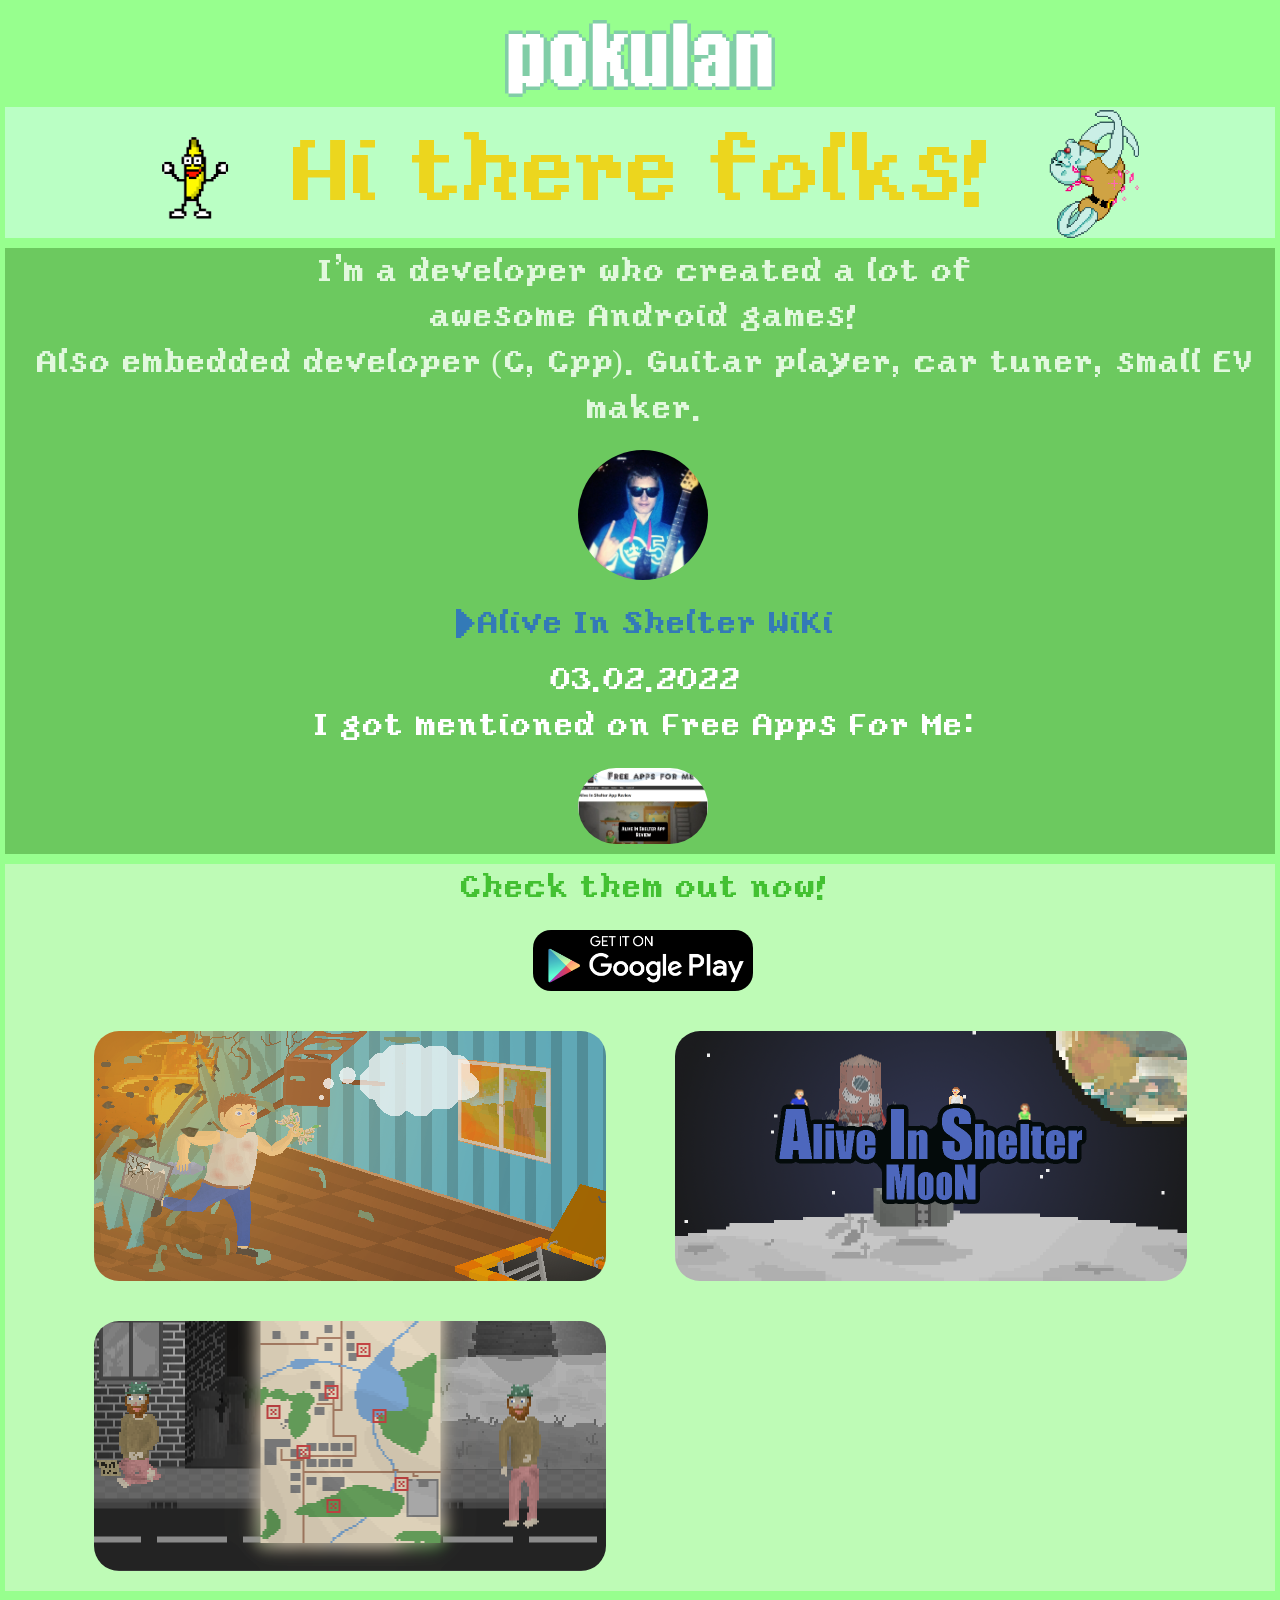
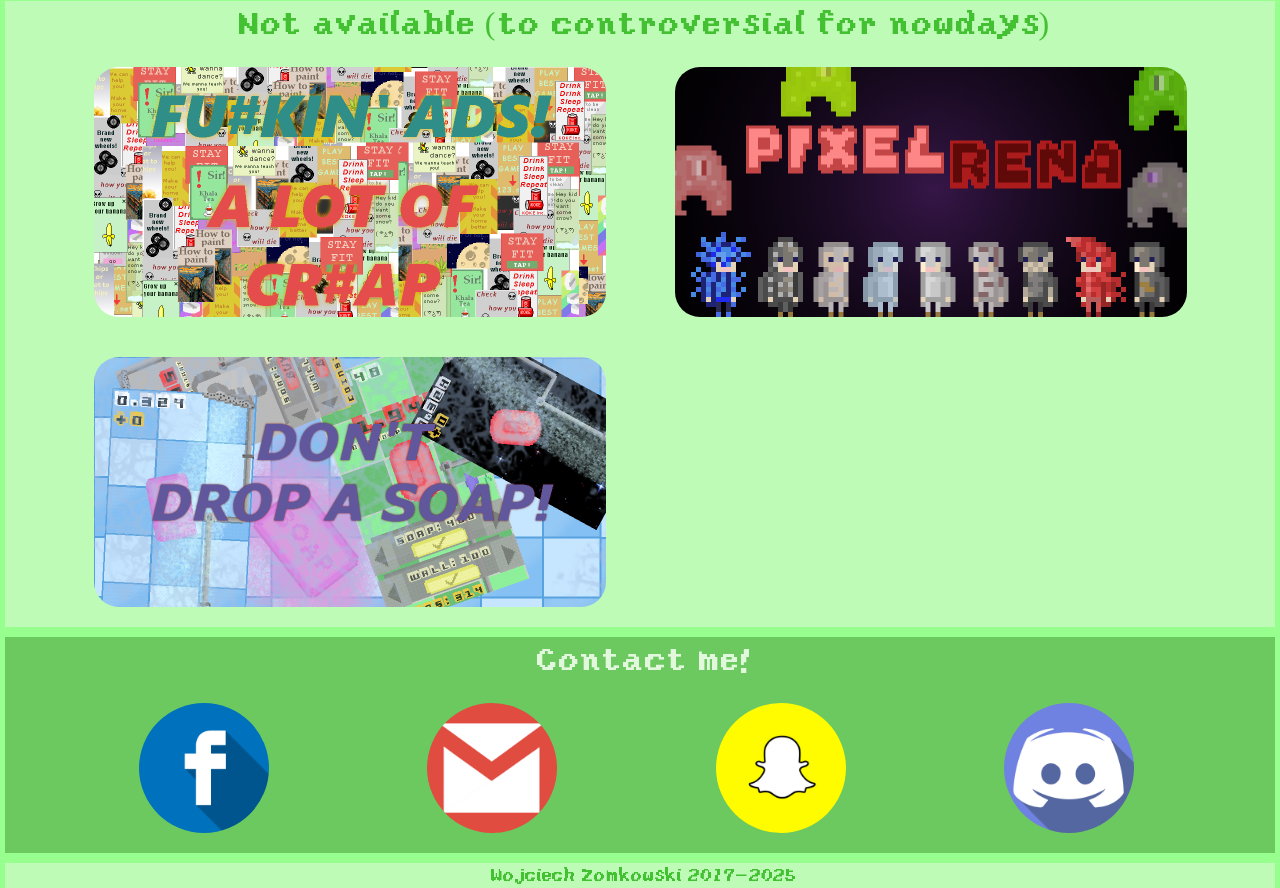
<file: index.html>
<!DOCTYPE html>
<html>
<head>
  <meta charset="utf-8"/>
	<title>pokulan's world</title>
  <link rel="stylesheet" type="text/css" href="style.css">
  <meta name="viewport" content="width=device-width, initial-scale=1">
  <script src="https://ajax.googleapis.com/ajax/libs/jquery/3.1.1/jquery.min.js"></script>
	<link rel="stylesheet" href="https://maxcdn.bootstrapcdn.com/bootstrap/3.3.7/css/bootstrap.min.css">
  <script src="script.js"></script>
  <script>
  
  </script>
</head>
<body style="background-color: #97ff8e;">
  <div id = "container">
    <div  class = "heh"><a href="/"> <img id = "logo" src = "logo.png"></a> </div>
    <div id = "box">
      <div id = "box1" ><img style="width: 10vw;" src = "dwa.gif"> Hi there folks! <img style="width: 10vw;" src = "jeden.gif"></div>
	  
	  <div id = "box2">
		<div>I'm a developer who created a lot of</div>
		<div>awesome Android games!</div>
		<div>Also embedded developer (C, Cpp). Guitar player, car tuner, small EV maker.</div>
		<div class ="heh"> <a href="https://www.facebook.com/wojtek.zom"><img id = "ffb" class = "scale" src = "ja.jpg"></a> </div>
     <div class ="heh" style="font-size:10;"> <a href="dokuwiki">>Alive In Shelter WiKi</a></div>
	 <div class ="heh" style="font-size:10;">03.02.2022<br />I got mentioned on Free Apps For Me:</div>
	 <div class ="heh"> <a href="https://freeappsforme.com/alive-in-shelter-app-review/"><img id = "ffb" class = "scale" src = "gamesforme.png"></a> </div>

	  
	  </div>
	  
	  <div id = "box3">
		<div id = "pulse">Check them out now!</div>
		<div class ="heh"> <a href="https://play.google.com/store/apps/dev?id=6547566959987224206"><img id = "gp" class = "scale2" src = "GP.png"></a> </div>
		
		<div class="container">
			<div class="row row-centered ">
				<div class="col-sm-12 col-md-6 col-lg-6 col-centered">
					<div class ="heh">
						<a href="https://play.google.com/store/apps/details?id=com.pokulan.aliveinshelter"> <img id = "ais" class = "scale3" src = "BANERNEW.png"></a> 
						<div class = "text"><div class = "in">Alive In Shelter</div></div>
					</div>
				</div>
				<div class="col-sm-12 col-md-6 col-lg-6 col-centered">
						<div class = "heh">
								<a href="https://play.google.com/store/apps/details?id=com.pokulan.aliveinsheltermoon"> <img id = "ais" class = "scale3" src = "AISM.png.png">
								<div class = "text"><div class = "in">Alive In Shelter: Moon</div></div>
				</div>
				</div>
				<div class="col-sm-12 col-md-6 col-lg-6 col-centered">
						<div class ="heh">
								<a href="https://play.google.com/store/apps/details?id=com.pokulan.thehobo"> <img id = "ais" class = "scale3" src = "hobo.png"></a> 
								<div class = "text"><div class = "in" style="font-size:10;">The Hobo Idle Clicker</div></div>
					</div>
				</div>
				</div>
				
			</div>
		</div>
		
		<div id = "box3">
		<div id = "pulse">Not available (to controversial for nowdays)</div>
		
		<div class="container">
			<div class="row row-centered ">
				
				<div class="col-sm-12 col-md-6 col-lg-6 col-centered">
						<div class ="heh">
							<a href="https://play.google.com/store/apps/details?id=com.pokulan.fuckinads"> <img id = "ais" class = "scale3" src = "fuckin.png"></a> 
							<div class = "text"><div class = "in">Fu#kin' Ads</div></div>
					</div>
				</div>
				<div class="col-sm-12 col-md-6 col-lg-6 col-centered">
						<div class ="heh">
								<a href="https://play.google.com/store/apps/details?id=com.pokulan.pixelarena"> <img id = "ais" class = "scale3" src = "RENA.png"></a> 
								<div class = "text"><div class = "in">PixelRena</div></div>
					</div>
				</div>
				<div class="col-sm-12 col-md-6 col-lg-6 col-centered">
						<div class ="heh">
								<a href="https://play.google.com/store/apps/details?id=com.pokulan.dntasoap"> <img id = "ais" class = "scale3" src = "SOAP.png"></a> 
								<div class = "text"><div class = "in">Don't drop a soap</div></div>
					</div>
				</div>
				
			</div>
		</div>
	  
	  </div>
	  
	  <div id="box2">
		<div id="kontakt">Contact me!</div>
		
		<div class="container">
			<div class="row row-centered ">
				<div class="col-xs-6 col-sm-3 col-md-3 col-lg-3 col-centered">
						<div class ="heh"><a href="https://www.facebook.com/WojciechZomkowski/"> <img id = "ffb" class = "scale" src = "fb.png"></a> </div>
				</div>
				<div class="col-xs-6 col-sm-3 col-md-3 col-lg-3 col-centered">
						<div class ="heh"> <img  onmouseover="onNajazd('wojtekzom@gmail.com')" onmouseout="onNajazd('Contact me!')" id = "ffb" class = "scale" src = "gmail.png"></a> </div>
				</div>
				<div class="col-xs-6 col-sm-3 col-md-3 col-lg-3  col-centered">
						<div class ="heh"><img onmouseover="onNajazd('pokulan')" onmouseout="onNajazd('Contact me!')" id = "ffb" class = "scale" src = "snap.png"></a> </div>
				</div>
				<div class="col-xs-6 col-sm-3 col-md-3 col-lg-3  col-centered">
						<div class ="heh"><img onmouseover="onNajazd('pokulan#9189')" onmouseout="onNajazd('Contact me!')" id = "ffb" class = "scale" src = "disc.png"></a> </div>
				</div>
				</div>
			</div>
		</div>
		
		<div id="stopka">
			<div class="container">
				
					Wojciech Zomkowski 2017-2025
				
			</div>
		</div>
  </div>

<script>
  setInterval(mig, 450);
</script>
<script>
	function onNajazd(co){
		document.getElementById("kontakt").innerHTML = co;
	}
</script>

</body>
</file>
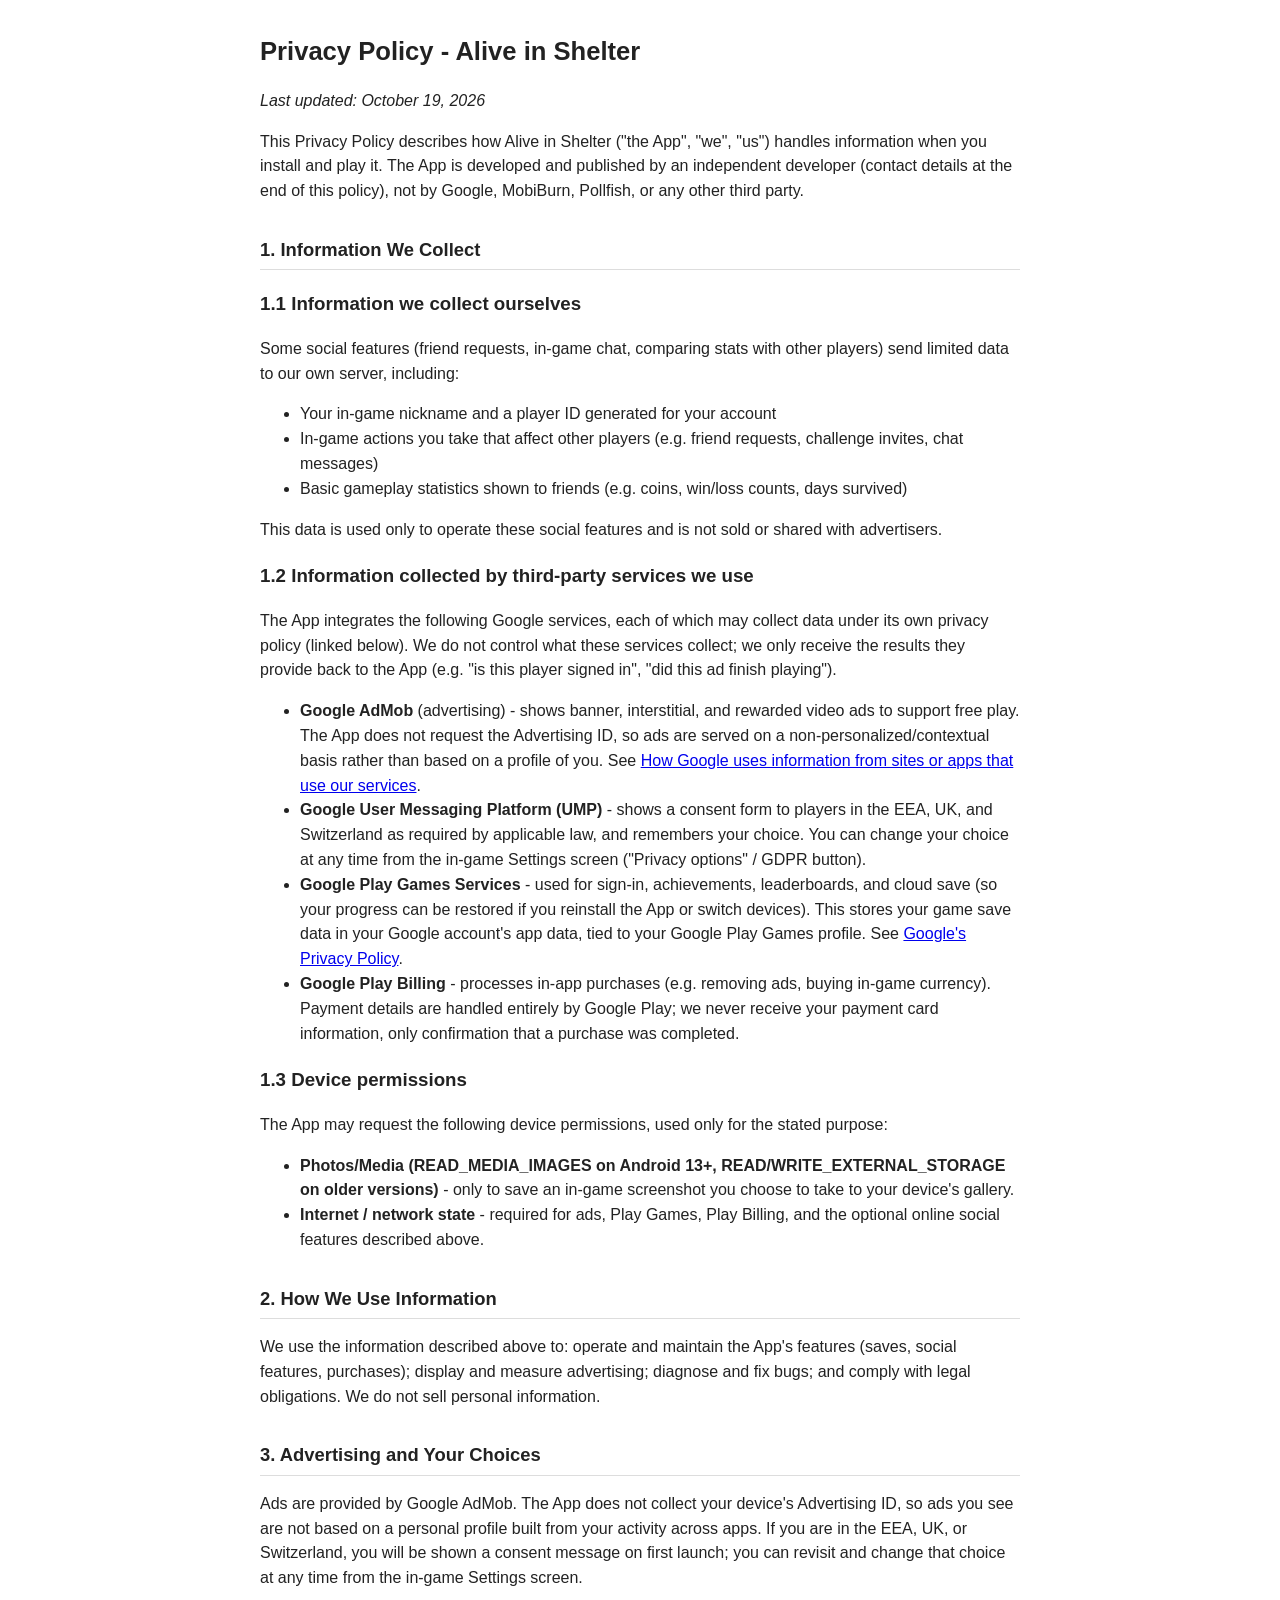
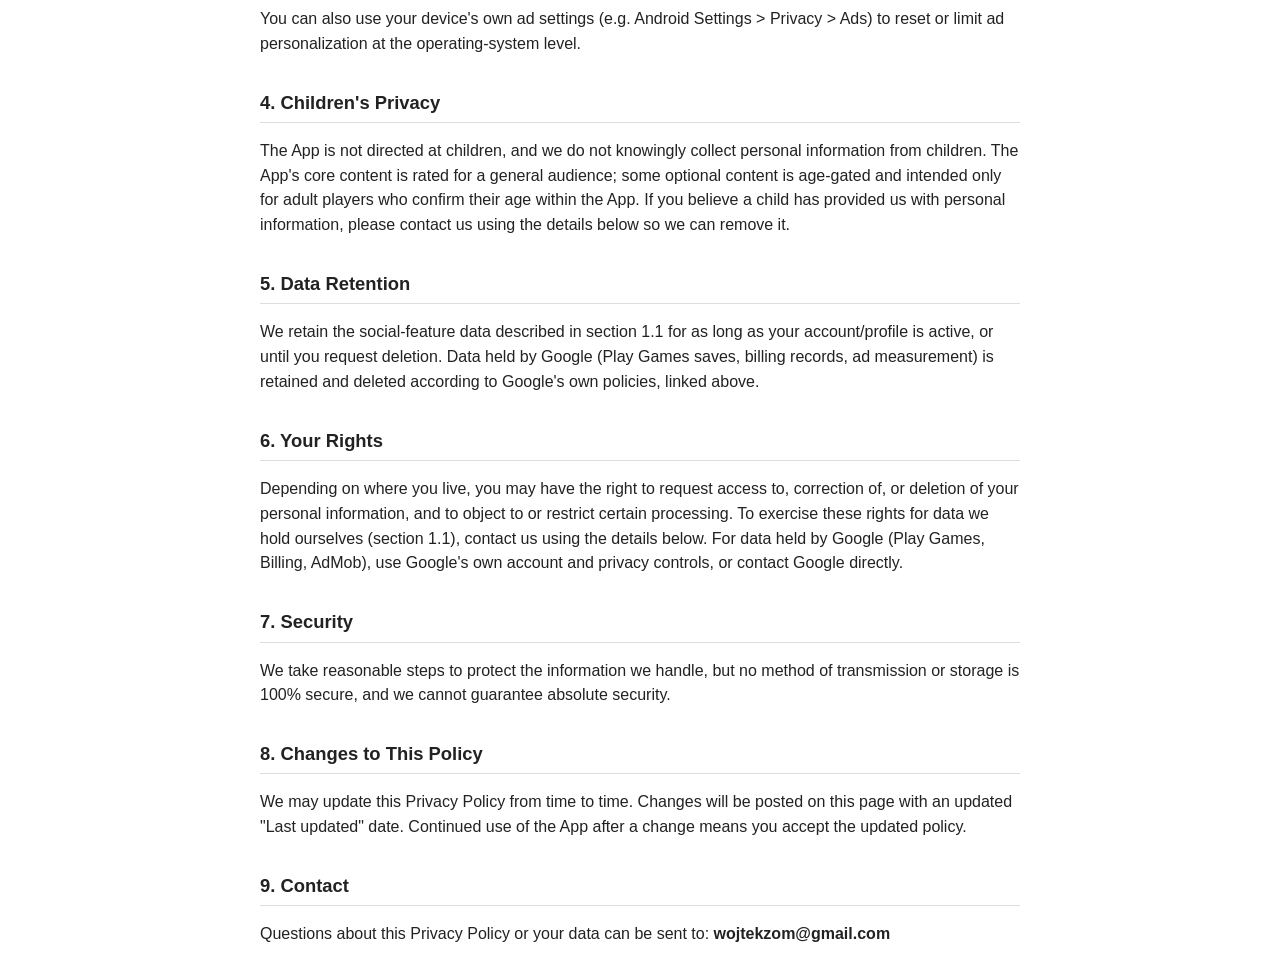
<file: policies/AIS_privacy.html>
<!DOCTYPE html>
<html lang="en">
<head>
<meta charset="UTF-8">
<title>Alive in Shelter - Privacy Policy</title>
<style>
  body { font-family: -apple-system, Segoe UI, Roboto, Helvetica, Arial, sans-serif; max-width: 760px; margin: 2rem auto; padding: 0 1rem; line-height: 1.55; color: #222; }
  h1 { font-size: 1.6rem; }
  h2 { font-size: 1.15rem; margin-top: 2rem; border-bottom: 1px solid #ddd; padding-bottom: 0.3rem; }
  code { background: #f2f2f2; padding: 0.1rem 0.3rem; border-radius: 3px; }
  .note { background: #fff8e1; border: 1px solid #e6c84a; padding: 0.75rem 1rem; border-radius: 4px; margin: 1rem 0; }
</style>
</head>
<body>

<h1>Privacy Policy - Alive in Shelter</h1>
<p><em>Last updated: October 19, 2026</em></p>

<p>This Privacy Policy describes how Alive in Shelter ("the App", "we", "us") handles information when you install and play it. The App is developed and published by an independent developer (contact details at the end of this policy), not by Google, MobiBurn, Pollfish, or any other third party.</p>

<h2>1. Information We Collect</h2>

<h3>1.1 Information we collect ourselves</h3>
<p>Some social features (friend requests, in-game chat, comparing stats with other players) send limited data to our own server, including:</p>
<ul>
  <li>Your in-game nickname and a player ID generated for your account</li>
  <li>In-game actions you take that affect other players (e.g. friend requests, challenge invites, chat messages)</li>
  <li>Basic gameplay statistics shown to friends (e.g. coins, win/loss counts, days survived)</li>
</ul>
<p>This data is used only to operate these social features and is not sold or shared with advertisers.</p>

<h3>1.2 Information collected by third-party services we use</h3>
<p>The App integrates the following Google services, each of which may collect data under its own privacy policy (linked below). We do not control what these services collect; we only receive the results they provide back to the App (e.g. "is this player signed in", "did this ad finish playing").</p>

<ul>
  <li>
    <strong>Google AdMob</strong> (advertising) - shows banner, interstitial, and rewarded video ads to support free play. The App does not request the Advertising ID, so ads are served on a non-personalized/contextual basis rather than based on a profile of you. See <a href="https://policies.google.com/technologies/ads">How Google uses information from sites or apps that use our services</a>.
  </li>
  <li>
    <strong>Google User Messaging Platform (UMP)</strong> - shows a consent form to players in the EEA, UK, and Switzerland as required by applicable law, and remembers your choice. You can change your choice at any time from the in-game Settings screen ("Privacy options" / GDPR button).
  </li>
  <li>
    <strong>Google Play Games Services</strong> - used for sign-in, achievements, leaderboards, and cloud save (so your progress can be restored if you reinstall the App or switch devices). This stores your game save data in your Google account's app data, tied to your Google Play Games profile. See <a href="https://policies.google.com/privacy">Google's Privacy Policy</a>.
  </li>
  <li>
    <strong>Google Play Billing</strong> - processes in-app purchases (e.g. removing ads, buying in-game currency). Payment details are handled entirely by Google Play; we never receive your payment card information, only confirmation that a purchase was completed.
  </li>
</ul>

<h3>1.3 Device permissions</h3>
<p>The App may request the following device permissions, used only for the stated purpose:</p>
<ul>
  <li><strong>Photos/Media (READ_MEDIA_IMAGES on Android 13+, READ/WRITE_EXTERNAL_STORAGE on older versions)</strong> - only to save an in-game screenshot you choose to take to your device's gallery.</li>
  <li><strong>Internet / network state</strong> - required for ads, Play Games, Play Billing, and the optional online social features described above.</li>
</ul>

<h2>2. How We Use Information</h2>
<p>We use the information described above to: operate and maintain the App's features (saves, social features, purchases); display and measure advertising; diagnose and fix bugs; and comply with legal obligations. We do not sell personal information.</p>

<h2>3. Advertising and Your Choices</h2>
<p>Ads are provided by Google AdMob. The App does not collect your device's Advertising ID, so ads you see are not based on a personal profile built from your activity across apps. If you are in the EEA, UK, or Switzerland, you will be shown a consent message on first launch; you can revisit and change that choice at any time from the in-game Settings screen.</p>
<p>You can also use your device's own ad settings (e.g. Android Settings &gt; Privacy &gt; Ads) to reset or limit ad personalization at the operating-system level.</p>

<h2>4. Children's Privacy</h2>
<p>The App is not directed at children, and we do not knowingly collect personal information from children. The App's core content is rated for a general audience; some optional content is age-gated and intended only for adult players who confirm their age within the App. If you believe a child has provided us with personal information, please contact us using the details below so we can remove it.</p>

<h2>5. Data Retention</h2>
<p>We retain the social-feature data described in section 1.1 for as long as your account/profile is active, or until you request deletion. Data held by Google (Play Games saves, billing records, ad measurement) is retained and deleted according to Google's own policies, linked above.</p>

<h2>6. Your Rights</h2>
<p>Depending on where you live, you may have the right to request access to, correction of, or deletion of your personal information, and to object to or restrict certain processing. To exercise these rights for data we hold ourselves (section 1.1), contact us using the details below. For data held by Google (Play Games, Billing, AdMob), use Google's own account and privacy controls, or contact Google directly.</p>

<h2>7. Security</h2>
<p>We take reasonable steps to protect the information we handle, but no method of transmission or storage is 100% secure, and we cannot guarantee absolute security.</p>

<h2>8. Changes to This Policy</h2>
<p>We may update this Privacy Policy from time to time. Changes will be posted on this page with an updated "Last updated" date. Continued use of the App after a change means you accept the updated policy.</p>

<h2>9. Contact</h2>
<p>Questions about this Privacy Policy or your data can be sent to: <strong>wojtekzom@gmail.com</strong></p>

</body>
</html>
</file>
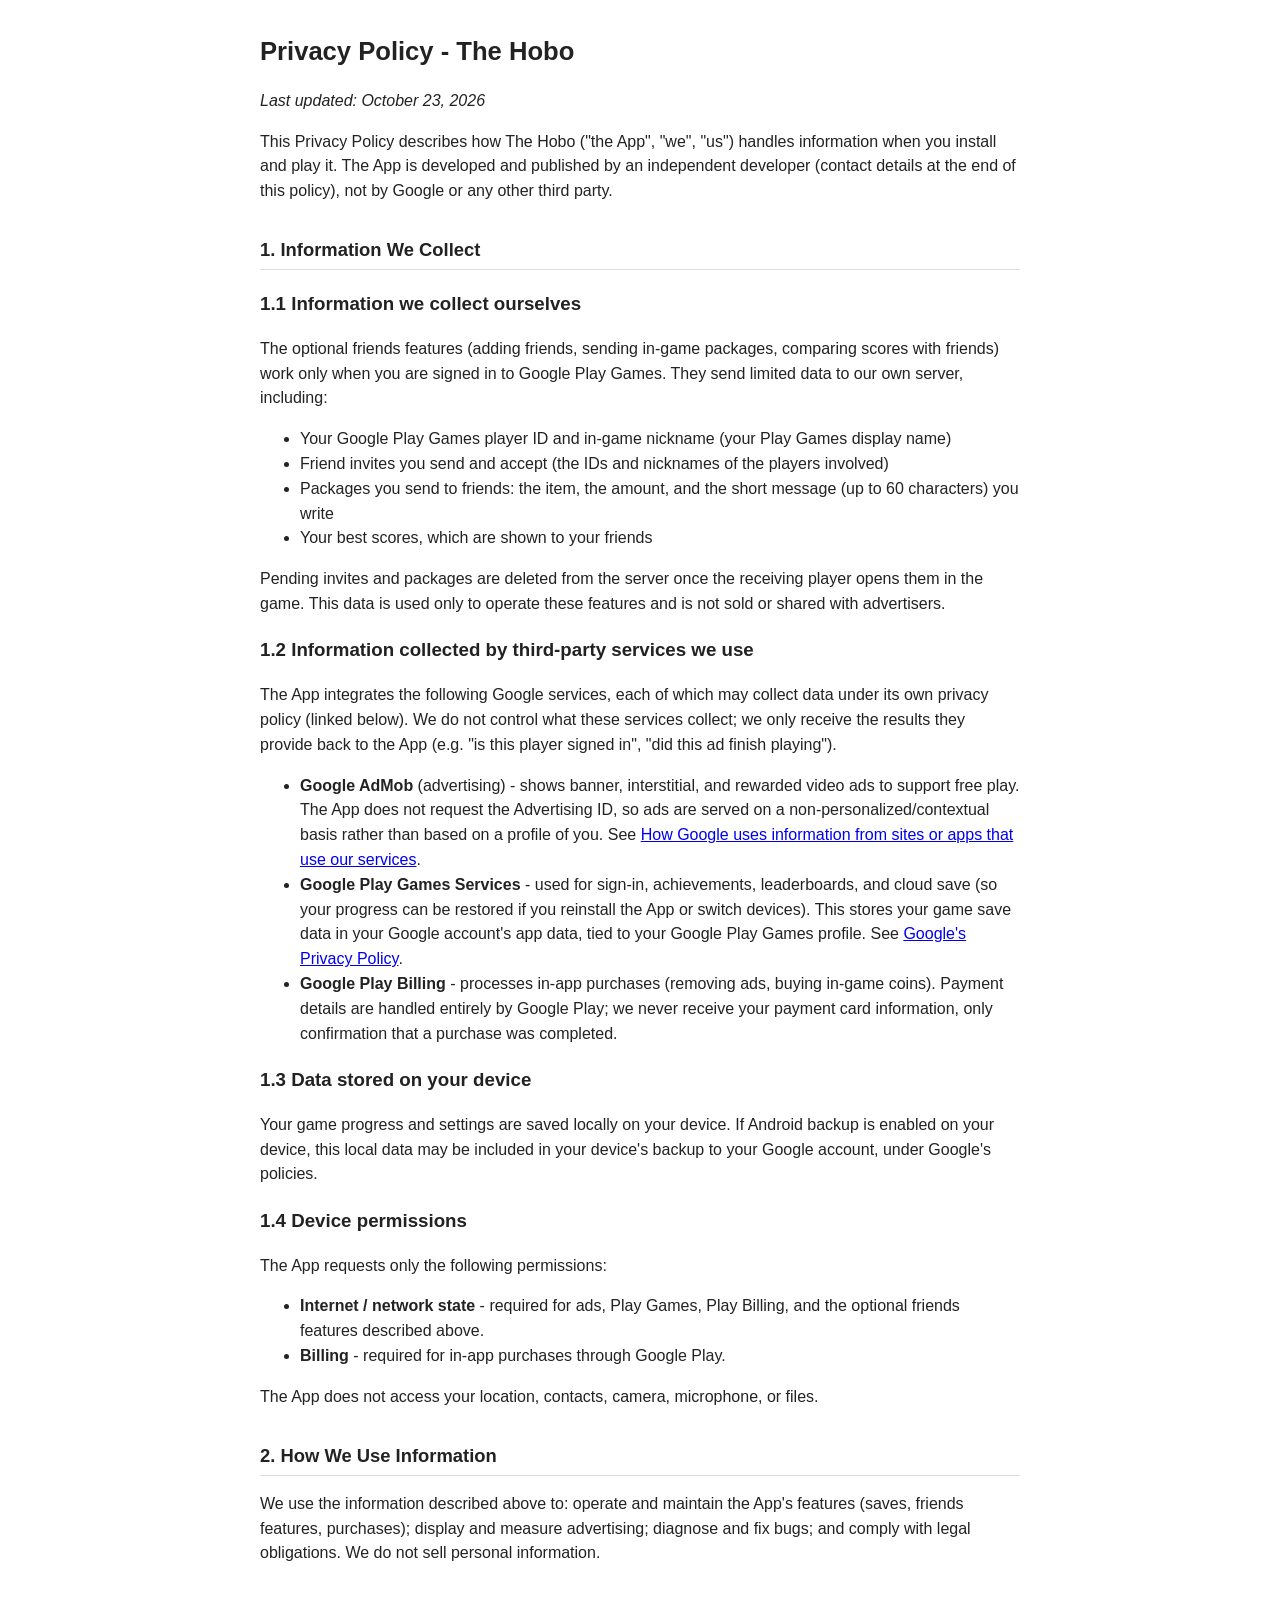
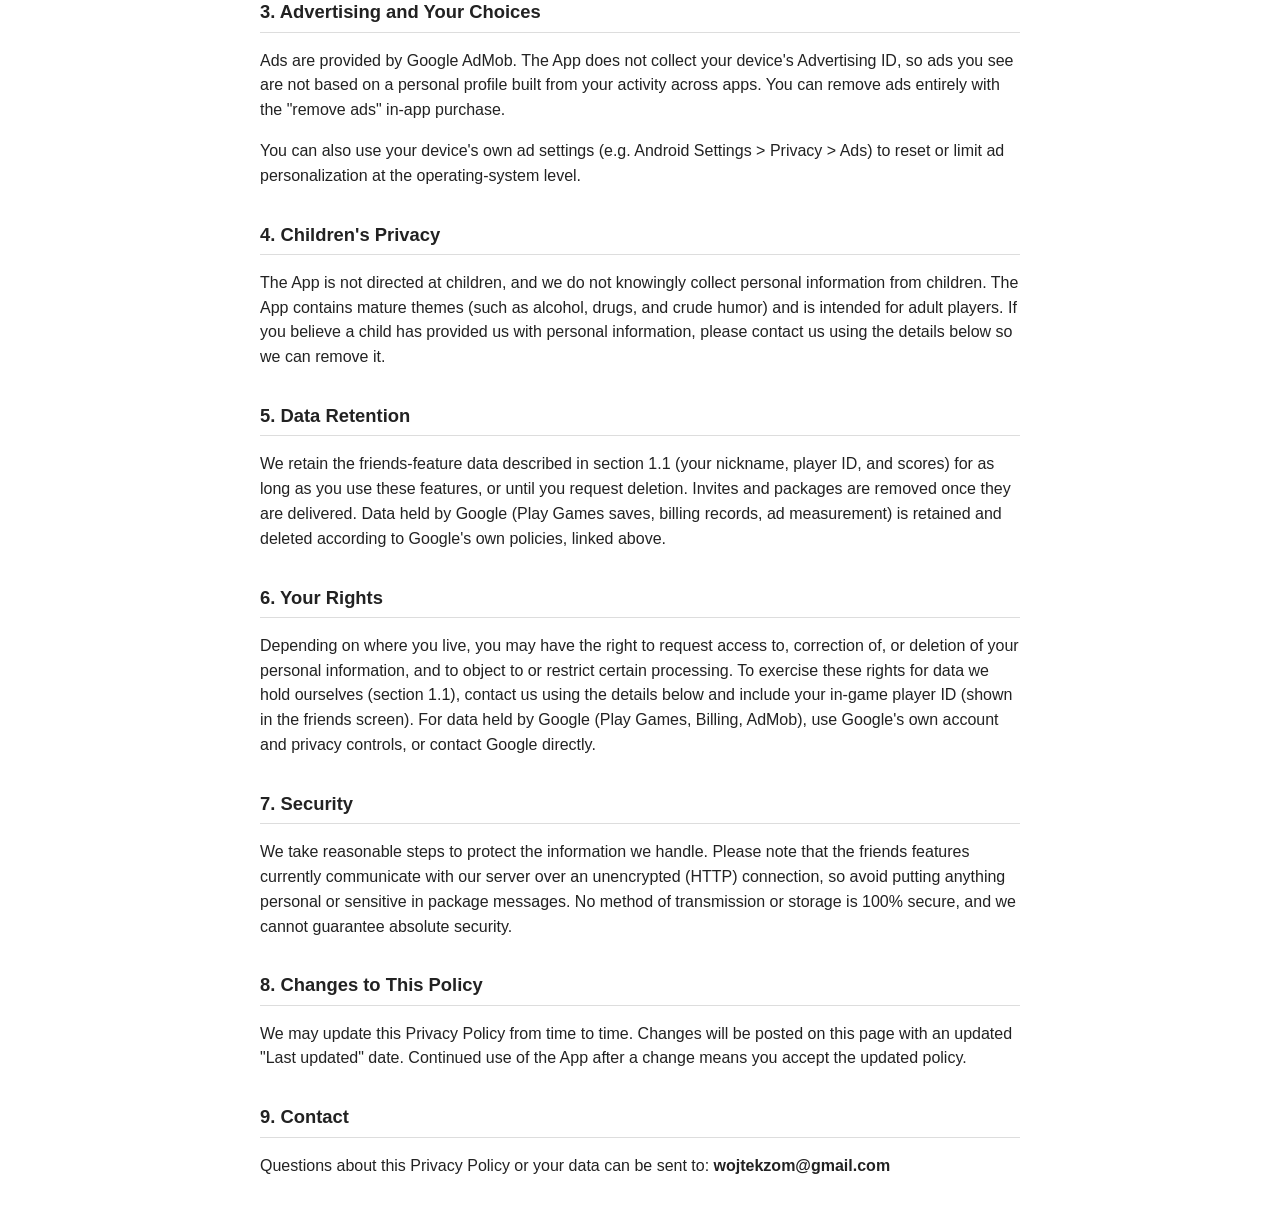
<file: policies/Hobo_privacy.html>
<!DOCTYPE html>
<html lang="en">
<head>
<meta charset="UTF-8">
<meta name="viewport" content="width=device-width, initial-scale=1">
<title>The Hobo - Privacy Policy</title>
<style>
  body { font-family: -apple-system, Segoe UI, Roboto, Helvetica, Arial, sans-serif; max-width: 760px; margin: 2rem auto; padding: 0 1rem; line-height: 1.55; color: #222; }
  h1 { font-size: 1.6rem; }
  h2 { font-size: 1.15rem; margin-top: 2rem; border-bottom: 1px solid #ddd; padding-bottom: 0.3rem; }
  code { background: #f2f2f2; padding: 0.1rem 0.3rem; border-radius: 3px; }
  .note { background: #fff8e1; border: 1px solid #e6c84a; padding: 0.75rem 1rem; border-radius: 4px; margin: 1rem 0; }
</style>
</head>
<body>

<h1>Privacy Policy - The Hobo</h1>
<p><em>Last updated: October 23, 2026</em></p>

<p>This Privacy Policy describes how The Hobo ("the App", "we", "us") handles information when you install and play it. The App is developed and published by an independent developer (contact details at the end of this policy), not by Google or any other third party.</p>

<h2>1. Information We Collect</h2>

<h3>1.1 Information we collect ourselves</h3>
<p>The optional friends features (adding friends, sending in-game packages, comparing scores with friends) work only when you are signed in to Google Play Games. They send limited data to our own server, including:</p>
<ul>
  <li>Your Google Play Games player ID and in-game nickname (your Play Games display name)</li>
  <li>Friend invites you send and accept (the IDs and nicknames of the players involved)</li>
  <li>Packages you send to friends: the item, the amount, and the short message (up to 60 characters) you write</li>
  <li>Your best scores, which are shown to your friends</li>
</ul>
<p>Pending invites and packages are deleted from the server once the receiving player opens them in the game. This data is used only to operate these features and is not sold or shared with advertisers.</p>

<h3>1.2 Information collected by third-party services we use</h3>
<p>The App integrates the following Google services, each of which may collect data under its own privacy policy (linked below). We do not control what these services collect; we only receive the results they provide back to the App (e.g. "is this player signed in", "did this ad finish playing").</p>

<ul>
  <li>
    <strong>Google AdMob</strong> (advertising) - shows banner, interstitial, and rewarded video ads to support free play. The App does not request the Advertising ID, so ads are served on a non-personalized/contextual basis rather than based on a profile of you. See <a href="https://policies.google.com/technologies/ads">How Google uses information from sites or apps that use our services</a>.
  </li>
  <li>
    <strong>Google Play Games Services</strong> - used for sign-in, achievements, leaderboards, and cloud save (so your progress can be restored if you reinstall the App or switch devices). This stores your game save data in your Google account's app data, tied to your Google Play Games profile. See <a href="https://policies.google.com/privacy">Google's Privacy Policy</a>.
  </li>
  <li>
    <strong>Google Play Billing</strong> - processes in-app purchases (removing ads, buying in-game coins). Payment details are handled entirely by Google Play; we never receive your payment card information, only confirmation that a purchase was completed.
  </li>
</ul>

<h3>1.3 Data stored on your device</h3>
<p>Your game progress and settings are saved locally on your device. If Android backup is enabled on your device, this local data may be included in your device's backup to your Google account, under Google's policies.</p>

<h3>1.4 Device permissions</h3>
<p>The App requests only the following permissions:</p>
<ul>
  <li><strong>Internet / network state</strong> - required for ads, Play Games, Play Billing, and the optional friends features described above.</li>
  <li><strong>Billing</strong> - required for in-app purchases through Google Play.</li>
</ul>
<p>The App does not access your location, contacts, camera, microphone, or files.</p>

<h2>2. How We Use Information</h2>
<p>We use the information described above to: operate and maintain the App's features (saves, friends features, purchases); display and measure advertising; diagnose and fix bugs; and comply with legal obligations. We do not sell personal information.</p>

<h2>3. Advertising and Your Choices</h2>
<p>Ads are provided by Google AdMob. The App does not collect your device's Advertising ID, so ads you see are not based on a personal profile built from your activity across apps. You can remove ads entirely with the "remove ads" in-app purchase.</p>
<p>You can also use your device's own ad settings (e.g. Android Settings &gt; Privacy &gt; Ads) to reset or limit ad personalization at the operating-system level.</p>

<h2>4. Children's Privacy</h2>
<p>The App is not directed at children, and we do not knowingly collect personal information from children. The App contains mature themes (such as alcohol, drugs, and crude humor) and is intended for adult players. If you believe a child has provided us with personal information, please contact us using the details below so we can remove it.</p>

<h2>5. Data Retention</h2>
<p>We retain the friends-feature data described in section 1.1 (your nickname, player ID, and scores) for as long as you use these features, or until you request deletion. Invites and packages are removed once they are delivered. Data held by Google (Play Games saves, billing records, ad measurement) is retained and deleted according to Google's own policies, linked above.</p>

<h2>6. Your Rights</h2>
<p>Depending on where you live, you may have the right to request access to, correction of, or deletion of your personal information, and to object to or restrict certain processing. To exercise these rights for data we hold ourselves (section 1.1), contact us using the details below and include your in-game player ID (shown in the friends screen). For data held by Google (Play Games, Billing, AdMob), use Google's own account and privacy controls, or contact Google directly.</p>

<h2>7. Security</h2>
<p>We take reasonable steps to protect the information we handle. Please note that the friends features currently communicate with our server over an unencrypted (HTTP) connection, so avoid putting anything personal or sensitive in package messages. No method of transmission or storage is 100% secure, and we cannot guarantee absolute security.</p>

<h2>8. Changes to This Policy</h2>
<p>We may update this Privacy Policy from time to time. Changes will be posted on this page with an updated "Last updated" date. Continued use of the App after a change means you accept the updated policy.</p>

<h2>9. Contact</h2>
<p>Questions about this Privacy Policy or your data can be sent to: <strong>wojtekzom@gmail.com</strong></p>

</body>
</html>
</file>
<file: style.css>
@font-face {
	font-family: myFirstFont;
  	src: local("Helvetica Neue Bold"),
	local("HelveticaNeue-Bold"),
       	url(yoster.ttf);
}

body{
	font-family: myFirstFont;

}


#L{
	position: absolute;
	
}

.in{
	background-color: rgba(124, 123, 130, 0.6);
	text-align: center;
	font-size: 3vw;

}

.heh{
	text-align: center;
 	margin-top: 10px;
  	margin-bottom: 10px;
  	position: relative;
  	width: auto;

   	color: rgb(255, 255, 255);
   	-webkit-user-select: none; /* Chrome/Safari */        
	-moz-user-select: none; /* Firefox */
	-ms-user-select: none; /* IE10+ */
}

.text { 
   	position: absolute; 
   	text-align: center;
   	top: 45%; 
   	width: auto; 
   	padding-left:5%;
	color: rgb(255, 255, 255);
	-webkit-user-select: none; /* Chrome/Safari */        
	-moz-user-select: none; /* Firefox */
	-ms-user-select: none; /* IE10+ */
	visibility:hidden;
}

#logo{
	width: 270px;
	height: auto;
  	text-align: center;
  	margin-top: 10px;
	background-color: #97ff8e;
	-webkit-user-select: none; /* Chrome/Safari */        
	-moz-user-select: none; /* Firefox */
	-ms-user-select: none; /* IE10+ */
}
#gifStyle{
	width: 110;
	height: auto;
}
#gp{
	width: 220px;
  	height: auto;
  	text-align: center;
  	margin-top: 10px;
  	margin-bottom: 10px;
  	-webkit-user-select: none; /* Chrome/Safari */        
	-moz-user-select: none; /* Firefox */
	-ms-user-select: none; /* IE10+ */
	transition: all .2s ease-in-out;
	border-radius: 18px;
}
#ais{
	width: 40vw;
  	height: auto;
  	text-align: center;
  	margin-top: 10px;
  	margin-bottom: 10px;
  	-webkit-user-select: none; /* Chrome/Safari */        
	-moz-user-select: none; /* Firefox */
	-ms-user-select: none; /* IE10+ */
	transition: all .2s ease-in-out;
	border-radius: 25px;
}
#ffb{
	width: 130px;
  	height: auto;
  	text-align: center;
 	margin-top: 10px;
  	margin-bottom: 10px;
  	-webkit-user-select: none; /* Chrome/Safari */        
	-moz-user-select: none; /* Firefox */
	-ms-user-select: none; /* IE10+ */
	transition: all .2s ease-in-out;
	border-radius: 75px;
}
#ffb2{
	width: 80px;
  	height: auto;
  	text-align: center;
 	margin-top: 10px;
  	margin-bottom: 10px;
  	-webkit-user-select: none; /* Chrome/Safari */        
	-moz-user-select: none; /* Firefox */
	-ms-user-select: none; /* IE10+ */
	transition: all .2s ease-in-out;
	border-radius: 75px;
}
.heh:hover .text{ 
	visibility:visible;
}
.heh:hover .text{
	visibility:visible;
}
.heh:hover .text{
	visibility:visible;
}
#ffb:hover {
	transform: scale(1.1);
	border-radius: 0px;
}
#ais:hover {
	transform: scale(1.1);
	border-radius: 0px;
}
#gp:hover {
	transform: scale(1.1);
	border-radius: 0px;
}


#box{
  	font-size: 72px;
  	font-family: myFirstFont;
  	-webkit-user-select: none; /* Chrome/Safari */        
	-moz-user-select: none; /* Firefox */
	-ms-user-select: none; /* IE10+ */

  	margin-top: 10px;
  	padding: 0px;
  	width: 100%;
  	height: 100%
  	text-align: center;
}

#box1{
  	font-size: 7vw;
  	text-align: center;
   	background-color: #baffc4;
   	margin-left: 5px;
  	margin-right: 5px;
  	color: #f3fff1;
  	-webkit-user-select: none; /* Chrome/Safari */        
	-moz-user-select: none; /* Firefox */
	-ms-user-select: none; /* IE10+ */
	text-align: center;
}
#box2{
	font-size: 32px;
	margin-top: 10px;
	background-color: #6cc95f;
	color: #e1f8dd;
	padding-left: 5px;
	height: auto;
	margin-left: 5px;
   	margin-right: 5px;
	-webkit-user-select: none; /* Chrome/Safari */        
	-moz-user-select: none; /* Firefox */
	-ms-user-select: none; /* IE10+ */
	text-align: center;
}
#box3{
	font-size: 32px;
	margin-top: 10px;
	background-color: #befbb6;
	color: #43c132;
	padding-left: 5px;
	height: auto;
	margin-left: 5px;
   	margin-right: 5px;
	-webkit-user-select: none; /* Chrome/Safari */        
	-moz-user-select: none; /* Firefox */
	-ms-user-select: none; /* IE10+ */
	text-align: center;
	text-align: center;
}

#stopka{
	font-size: 18px;
	margin-top: 10px;
	background-color: #befbb6;
	color: #43c132;
	padding-left: 5px;
	height: auto;
	margin-left: 5px;
   	margin-right: 5px;
	-webkit-user-select: none; /* Chrome/Safari */        
	-moz-user-select: none; /* Firefox */
	-ms-user-select: none; /* IE10+ */
	text-align: center;
	text-align: center;
}
 
.row-centered {
    	text-align:center;
}
.col-centered {
   	display:inline-block;
    	float:none;
    	text-align:left;
    	margin-right:-4px;
}
</file>
